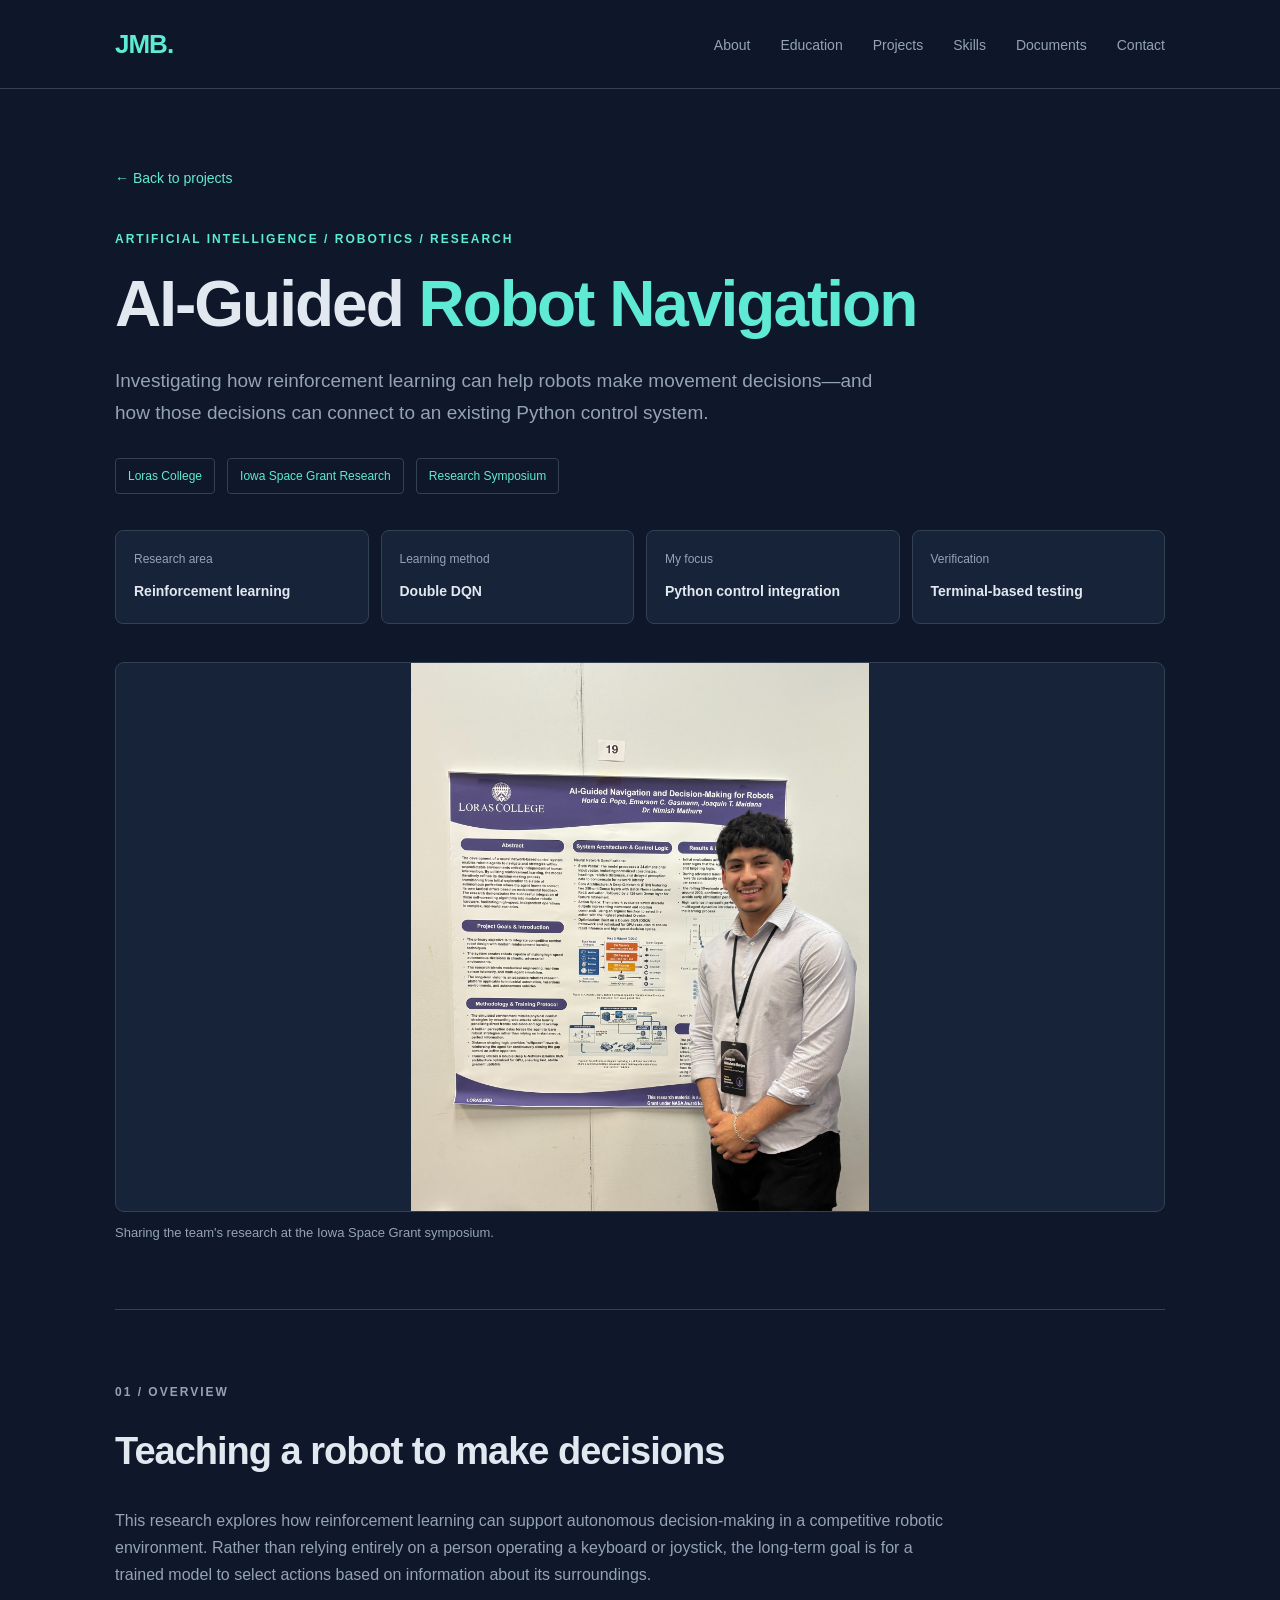
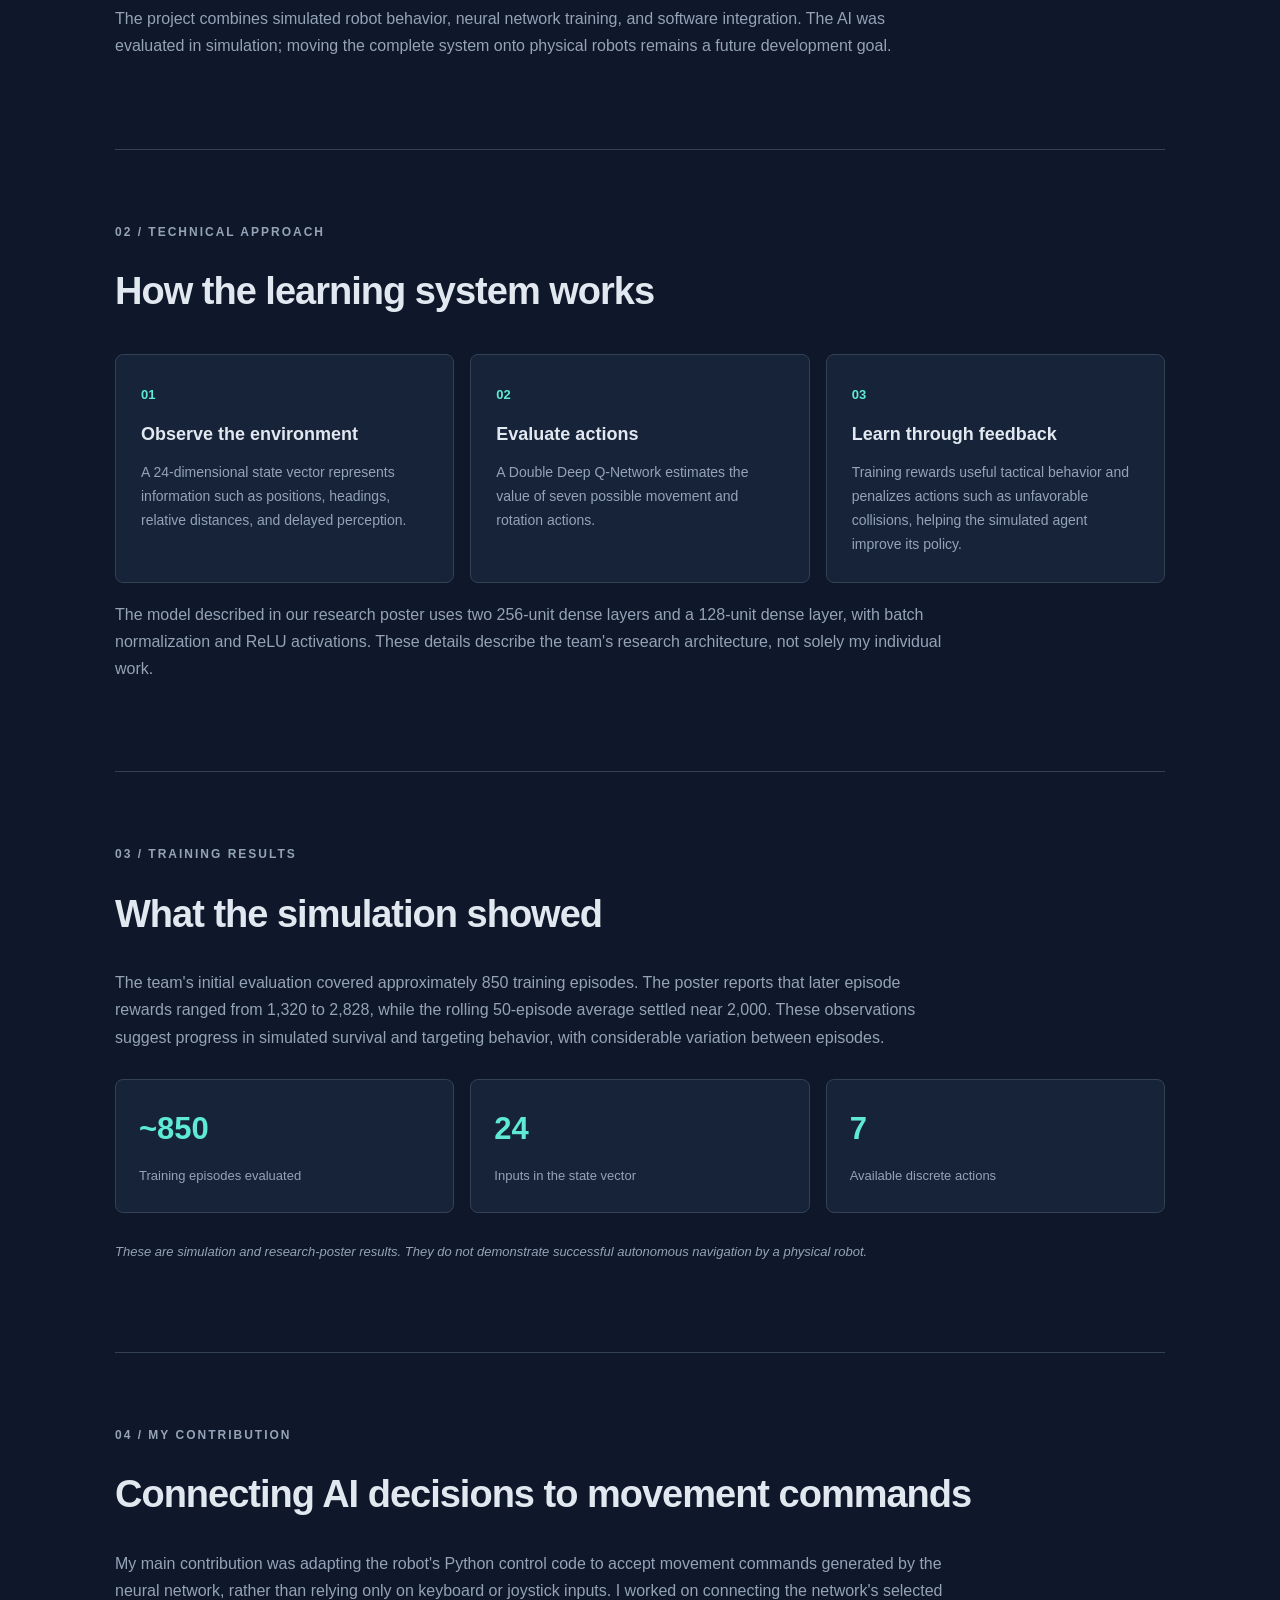
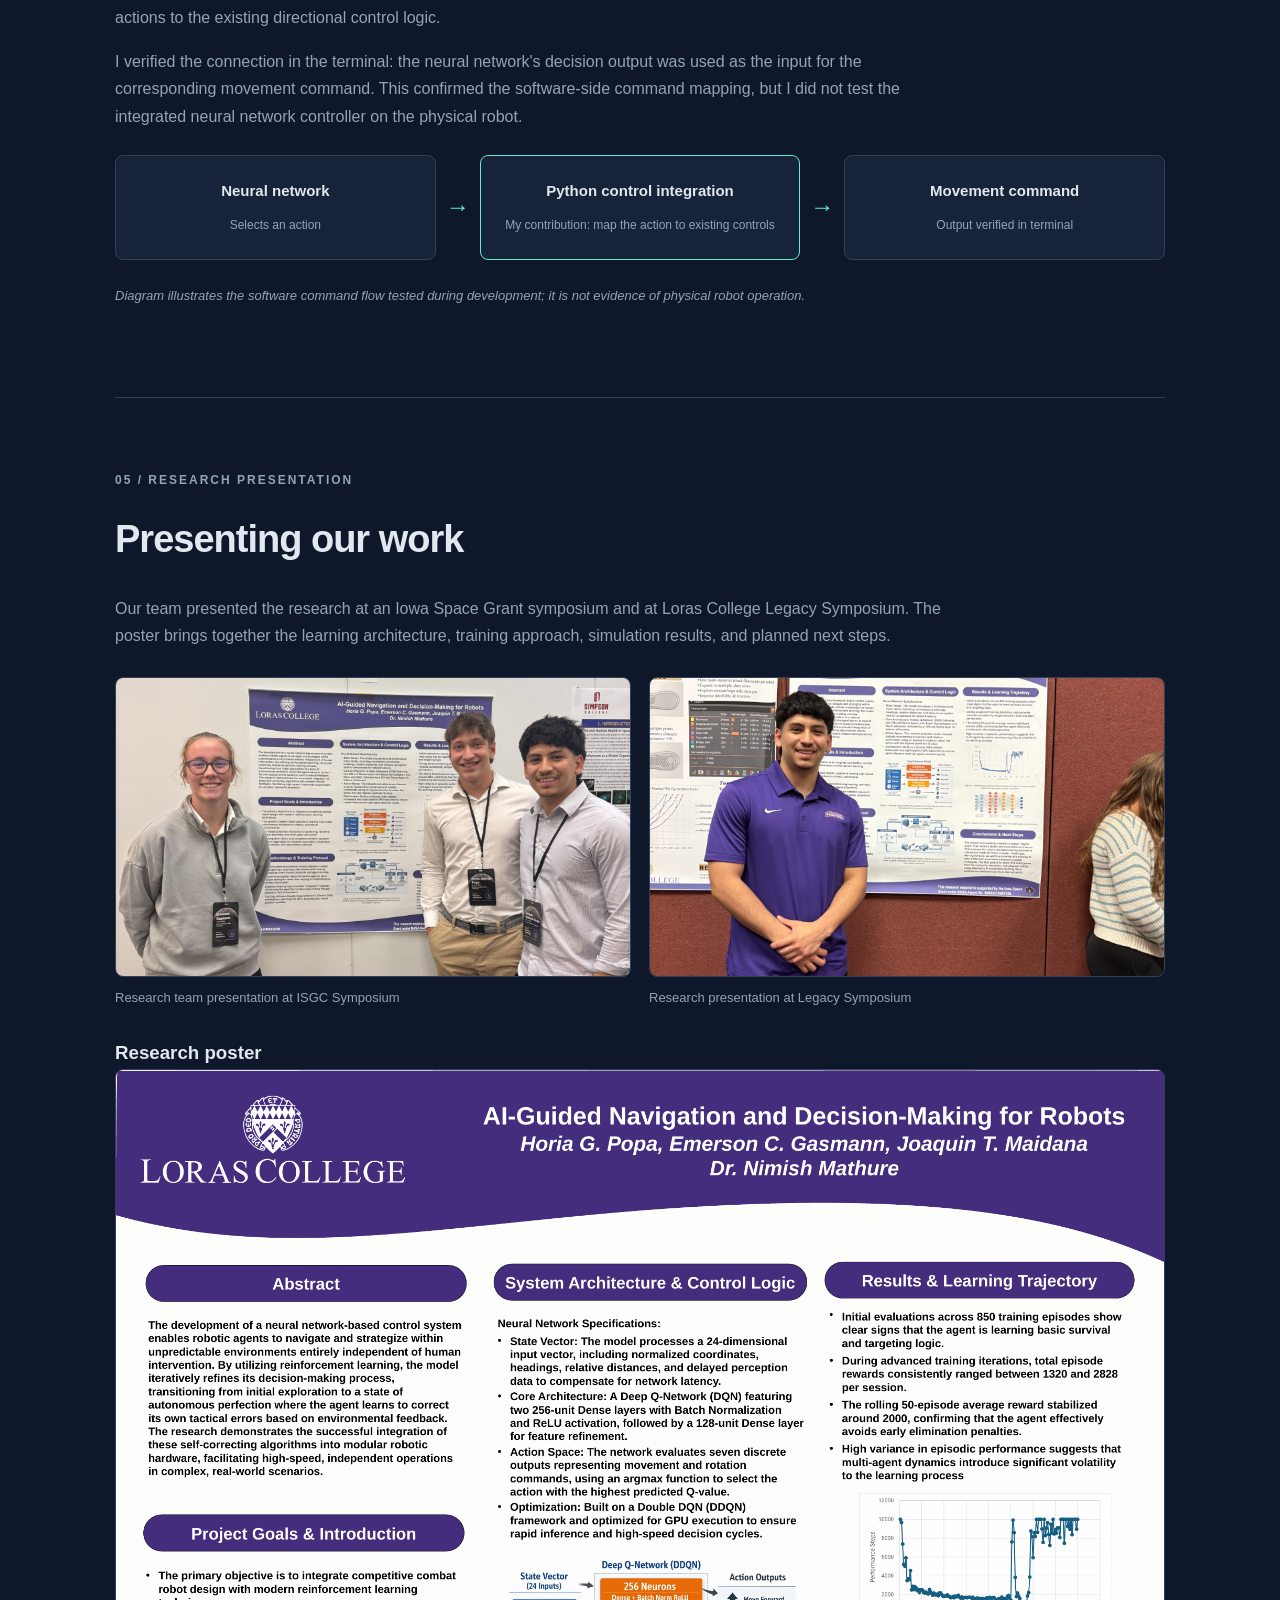
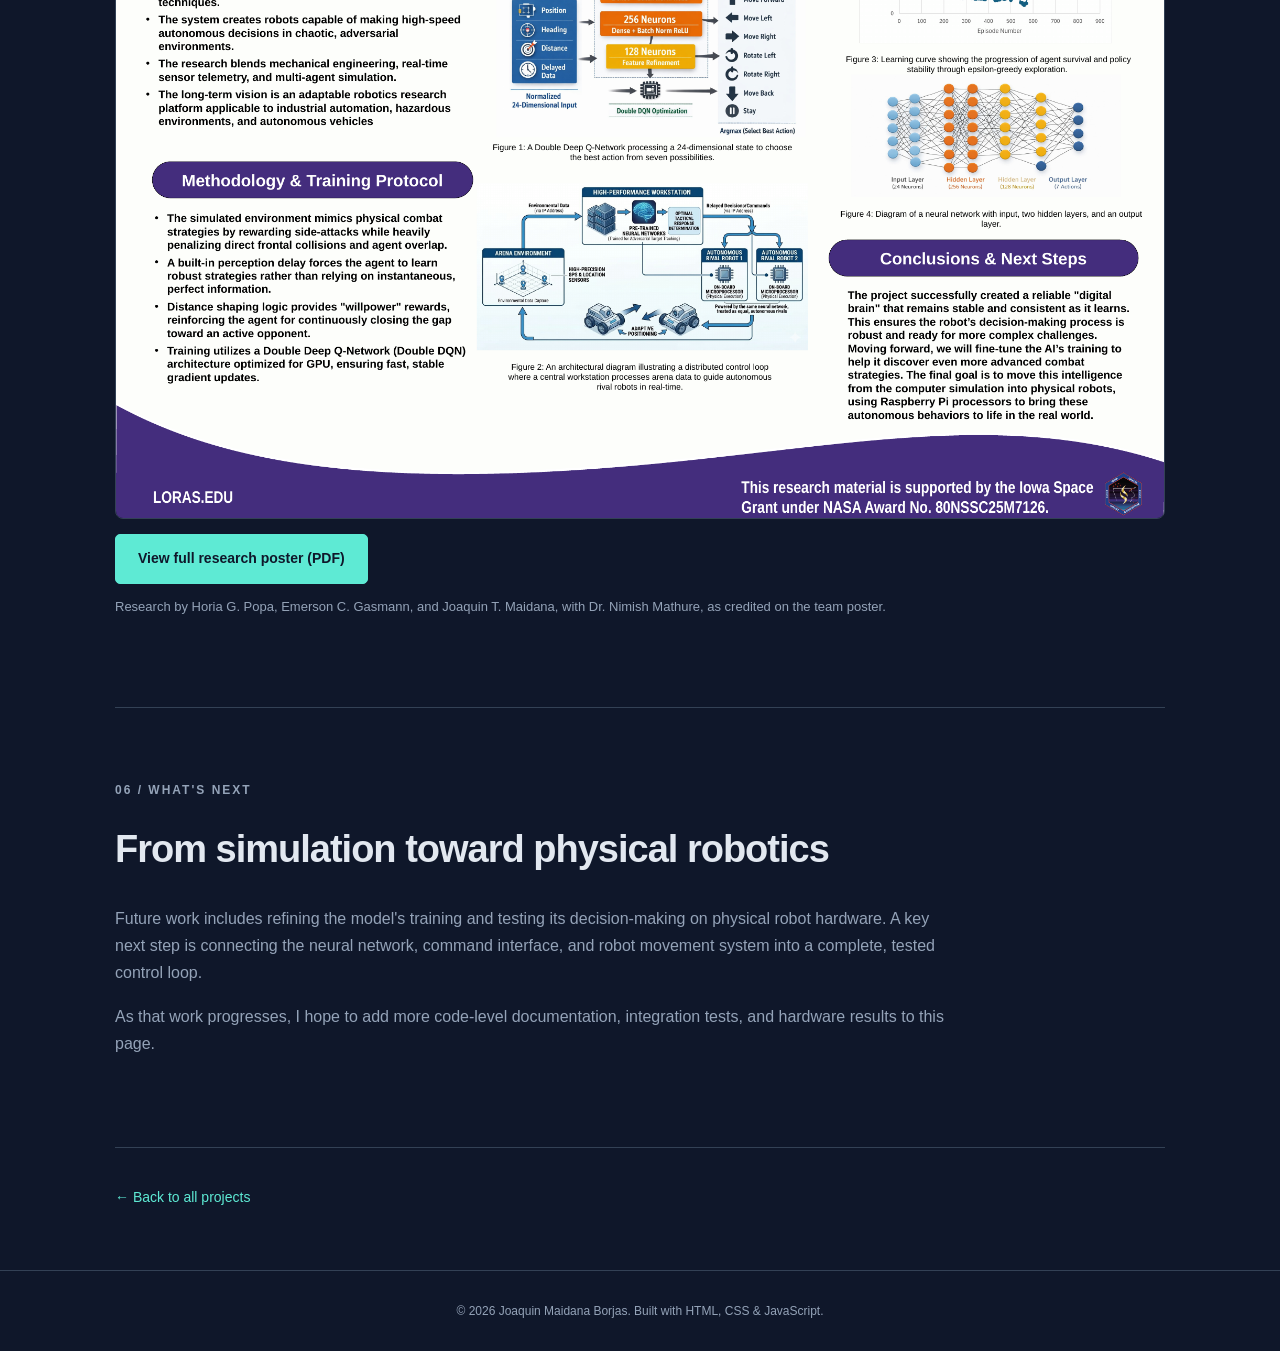
<file: projects/ai-robot-navigation.html>
<!DOCTYPE html>
<html lang="en">
<head>
  <meta charset="UTF-8">
  <meta name="viewport" content="width=device-width, initial-scale=1.0">
  <meta name="description" content="AI-Guided Navigation and Decision-Making for Robots: reinforcement learning research, robot control integration, and Iowa Space Grant symposium presentation.">
  <title>AI-Guided Robot Navigation | Joaquin Maidana Borjas</title>
  <link rel="stylesheet" href="../css/style.css">
  <link rel="stylesheet" href="../css/project-detail.css">
  <style>
    .research-snapshot{display:grid;grid-template-columns:repeat(4,minmax(0,1fr));gap:12px;margin:25px 0 38px}
    .research-snapshot div{background:var(--surface);border:1px solid var(--border);padding:18px;border-radius:8px}
    .research-snapshot small{display:block;color:var(--muted);font-size:12px;margin-bottom:8px}
    .research-snapshot strong{font-size:14px;line-height:1.4}
    .research-flow{display:flex;align-items:stretch;gap:10px;margin:25px 0;flex-wrap:wrap}
    .research-flow .node{flex:1 1 170px;min-width:0;background:var(--surface);border:1px solid var(--border);border-radius:8px;padding:22px 14px;text-align:center}
    .research-flow .node.focus{border-color:var(--accent)}
    .research-flow .node strong{display:block;font-size:15px;margin-bottom:7px}
    .research-flow .node small{color:var(--muted);font-size:12px}
    .research-flow .arrow{align-self:center;color:var(--accent);font-size:24px}
    .research-poster{display:block;width:100%;border:1px solid var(--border);border-radius:8px;background:var(--surface)}
    .research-stats{display:grid;grid-template-columns:repeat(3,minmax(0,1fr));gap:16px;margin:28px 0}
    .research-stat{border:1px solid var(--border);background:var(--surface);border-radius:8px;padding:23px}
    .research-stat strong{display:block;color:var(--accent);font-size:31px;margin-bottom:6px}
    .research-stat span{font-size:13px;color:var(--muted)}
    .detail-gallery img{object-fit:cover}
    .research-poster-link{display:inline-block;margin-top:18px}
    @media(max-width:750px){.research-snapshot{grid-template-columns:repeat(2,minmax(0,1fr))}.research-stats{grid-template-columns:1fr}.research-flow{flex-direction:column}.research-flow .node{flex:auto}.research-flow .arrow{transform:rotate(90deg)}}
  </style>
</head>
<body>
  <header><nav class="navbar" aria-label="Main navigation">
    <a href="../index.html" class="logo">JMB.</a>
    <ul class="nav-links">
      <li><a href="../index.html#about">About</a></li>
      <li><a href="../index.html#education">Education</a></li>
      <li><a href="../index.html#projects">Projects</a></li>
      <li><a href="../index.html#skills">Skills</a></li>
      <li><a href="../index.html#documents">Documents</a></li>
      <li><a href="../index.html#contact">Contact</a></li>
    </ul>
  </nav></header>
  <main class="detail-main">
    <section class="detail-hero">
      <a class="back-link" href="../index.html#projects">← Back to projects</a>
      <p class="section-label">ARTIFICIAL INTELLIGENCE / ROBOTICS / RESEARCH</p>
      <h1>AI-Guided <span>Robot Navigation</span></h1>
      <p class="detail-lead">Investigating how reinforcement learning can help robots make movement decisions—and how those decisions can connect to an existing Python control system.</p>
      <div class="detail-meta"><span>Loras College</span><span>Iowa Space Grant Research</span><span>Research Symposium</span></div>
      <div class="research-snapshot">
        <div><small>Research area</small><strong>Reinforcement learning</strong></div>
        <div><small>Learning method</small><strong>Double DQN</strong></div>
        <div><small>My focus</small><strong>Python control integration</strong></div>
        <div><small>Verification</small><strong>Terminal-based testing</strong></div>
      </div>
      <figure class="detail-cover"><img src="../images/robot-navigation/symposium-presentation.jpeg" alt="Presenting AI-guided robot navigation research at a symposium" loading="eager"><figcaption>Sharing the team's research at the Iowa Space Grant symposium.</figcaption></figure>
    </section>

    <section class="detail-section" id="overview">
      <p class="section-label">01 / OVERVIEW</p><h2>Teaching a robot to make decisions</h2>
      <p>This research explores how reinforcement learning can support autonomous decision-making in a competitive robotic environment. Rather than relying entirely on a person operating a keyboard or joystick, the long-term goal is for a trained model to select actions based on information about its surroundings.</p>
      <p>The project combines simulated robot behavior, neural network training, and software integration. The AI was evaluated in simulation; moving the complete system onto physical robots remains a future development goal.</p>
    </section>

    <section class="detail-section" id="method">
      <p class="section-label">02 / TECHNICAL APPROACH</p><h2>How the learning system works</h2>
      <div class="detail-feature-grid">
        <article class="detail-feature"><span class="detail-step">01</span><h3>Observe the environment</h3><p>A 24-dimensional state vector represents information such as positions, headings, relative distances, and delayed perception.</p></article>
        <article class="detail-feature"><span class="detail-step">02</span><h3>Evaluate actions</h3><p>A Double Deep Q-Network estimates the value of seven possible movement and rotation actions.</p></article>
        <article class="detail-feature"><span class="detail-step">03</span><h3>Learn through feedback</h3><p>Training rewards useful tactical behavior and penalizes actions such as unfavorable collisions, helping the simulated agent improve its policy.</p></article>
      </div>
      <p>The model described in our research poster uses two 256-unit dense layers and a 128-unit dense layer, with batch normalization and ReLU activations. These details describe the team's research architecture, not solely my individual work.</p>
    </section>

    <section class="detail-section" id="results">
      <p class="section-label">03 / TRAINING RESULTS</p><h2>What the simulation showed</h2>
      <p>The team's initial evaluation covered approximately 850 training episodes. The poster reports that later episode rewards ranged from 1,320 to 2,828, while the rolling 50-episode average settled near 2,000. These observations suggest progress in simulated survival and targeting behavior, with considerable variation between episodes.</p>
      <div class="research-stats">
        <div class="research-stat"><strong>~850</strong><span>Training episodes evaluated</span></div>
        <div class="research-stat"><strong>24</strong><span>Inputs in the state vector</span></div>
        <div class="research-stat"><strong>7</strong><span>Available discrete actions</span></div>
      </div>
      <p class="detail-note">These are simulation and research-poster results. They do not demonstrate successful autonomous navigation by a physical robot.</p>
    </section>

    <section class="detail-section" id="contribution">
      <p class="section-label">04 / MY CONTRIBUTION</p><h2>Connecting AI decisions to movement commands</h2>
      <p>My main contribution was adapting the robot's Python control code to accept movement commands generated by the neural network, rather than relying only on keyboard or joystick inputs. I worked on connecting the network's selected actions to the existing directional control logic.</p>
      <p>I verified the connection in the terminal: the neural network's decision output was used as the input for the corresponding movement command. This confirmed the software-side command mapping, but I did not test the integrated neural network controller on the physical robot.</p>
      <div class="research-flow" role="img" aria-label="Neural network selects an action, Python control integration maps it to a movement command, and the command is verified in the terminal">
        <div class="node"><strong>Neural network</strong><small>Selects an action</small></div>
        <div class="arrow" aria-hidden="true">→</div>
        <div class="node focus"><strong>Python control integration</strong><small>My contribution: map the action to existing controls</small></div>
        <div class="arrow" aria-hidden="true">→</div>
        <div class="node"><strong>Movement command</strong><small>Output verified in terminal</small></div>
      </div>
      <p class="detail-note">Diagram illustrates the software command flow tested during development; it is not evidence of physical robot operation.</p>
    </section>

    <section class="detail-section" id="symposium">
      <p class="section-label">05 / RESEARCH PRESENTATION</p><h2>Presenting our work</h2>
      <p>Our team presented the research at an Iowa Space Grant symposium and at Loras College Legacy Symposium. The poster brings together the learning architecture, training approach, simulation results, and planned next steps.</p>
      <div class="detail-gallery">
        <figure><img src="../images/robot-navigation/symposium-team.jpeg" alt="Research team at the symposium" loading="lazy"><figcaption>Research team presentation at ISGC Symposium</figcaption></figure>
        <figure><img src="../images/robot-navigation/research-event.jpeg" alt="Research presentation event" loading="lazy"><figcaption>Research presentation at Legacy Symposium</figcaption></figure>
      </div>
      <h3>Research poster</h3>
      <a href="../documents/ai-guided-navigation-poster.pdf" target="_blank" rel="noopener noreferrer" aria-label="Open full research poster PDF in a new tab"><img class="research-poster" src="../images/robot-navigation/research-poster.png" alt="Research poster with neural network architecture, methodology, and training results" loading="lazy"></a>
      <a class="btn-primary research-poster-link" href="../documents/ai-guided-navigation-poster.pdf" target="_blank" rel="noopener noreferrer">View full research poster (PDF)</a>
      <p class="detail-caption">Research by Horia G. Popa, Emerson C. Gasmann, and Joaquin T. Maidana, with Dr. Nimish Mathure, as credited on the team poster.</p>
    </section>

    <section class="detail-section" id="future">
      <p class="section-label">06 / WHAT'S NEXT</p><h2>From simulation toward physical robotics</h2>
      <p>Future work includes refining the model's training and testing its decision-making on physical robot hardware. A key next step is connecting the neural network, command interface, and robot movement system into a complete, tested control loop.</p>
      <p>As that work progresses, I hope to add more code-level documentation, integration tests, and hardware results to this page.</p>
    </section>
    <div class="detail-end"><a class="back-link" href="../index.html#projects">← Back to all projects</a></div>
  </main>
  <footer><p>© 2026 Joaquin Maidana Borjas. Built with HTML, CSS &amp; JavaScript.</p></footer>
</body>
</html>
</file>
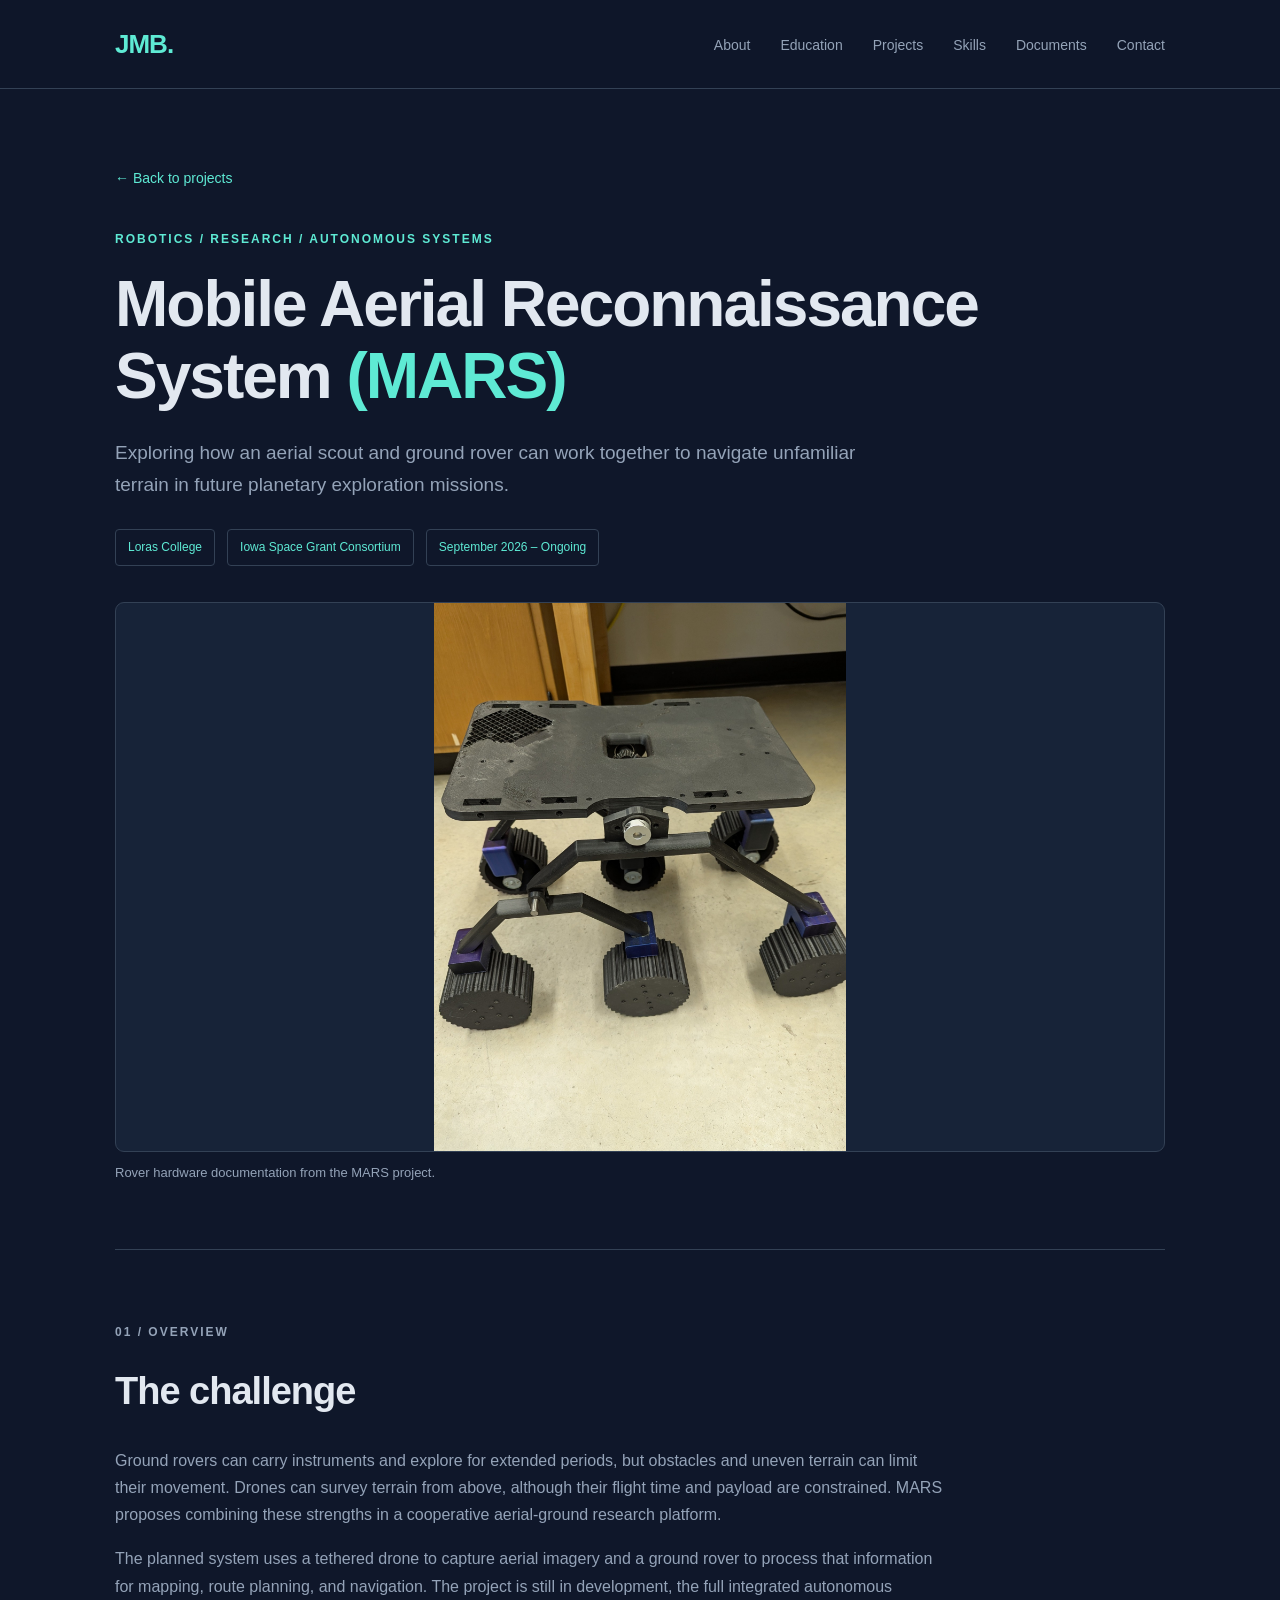
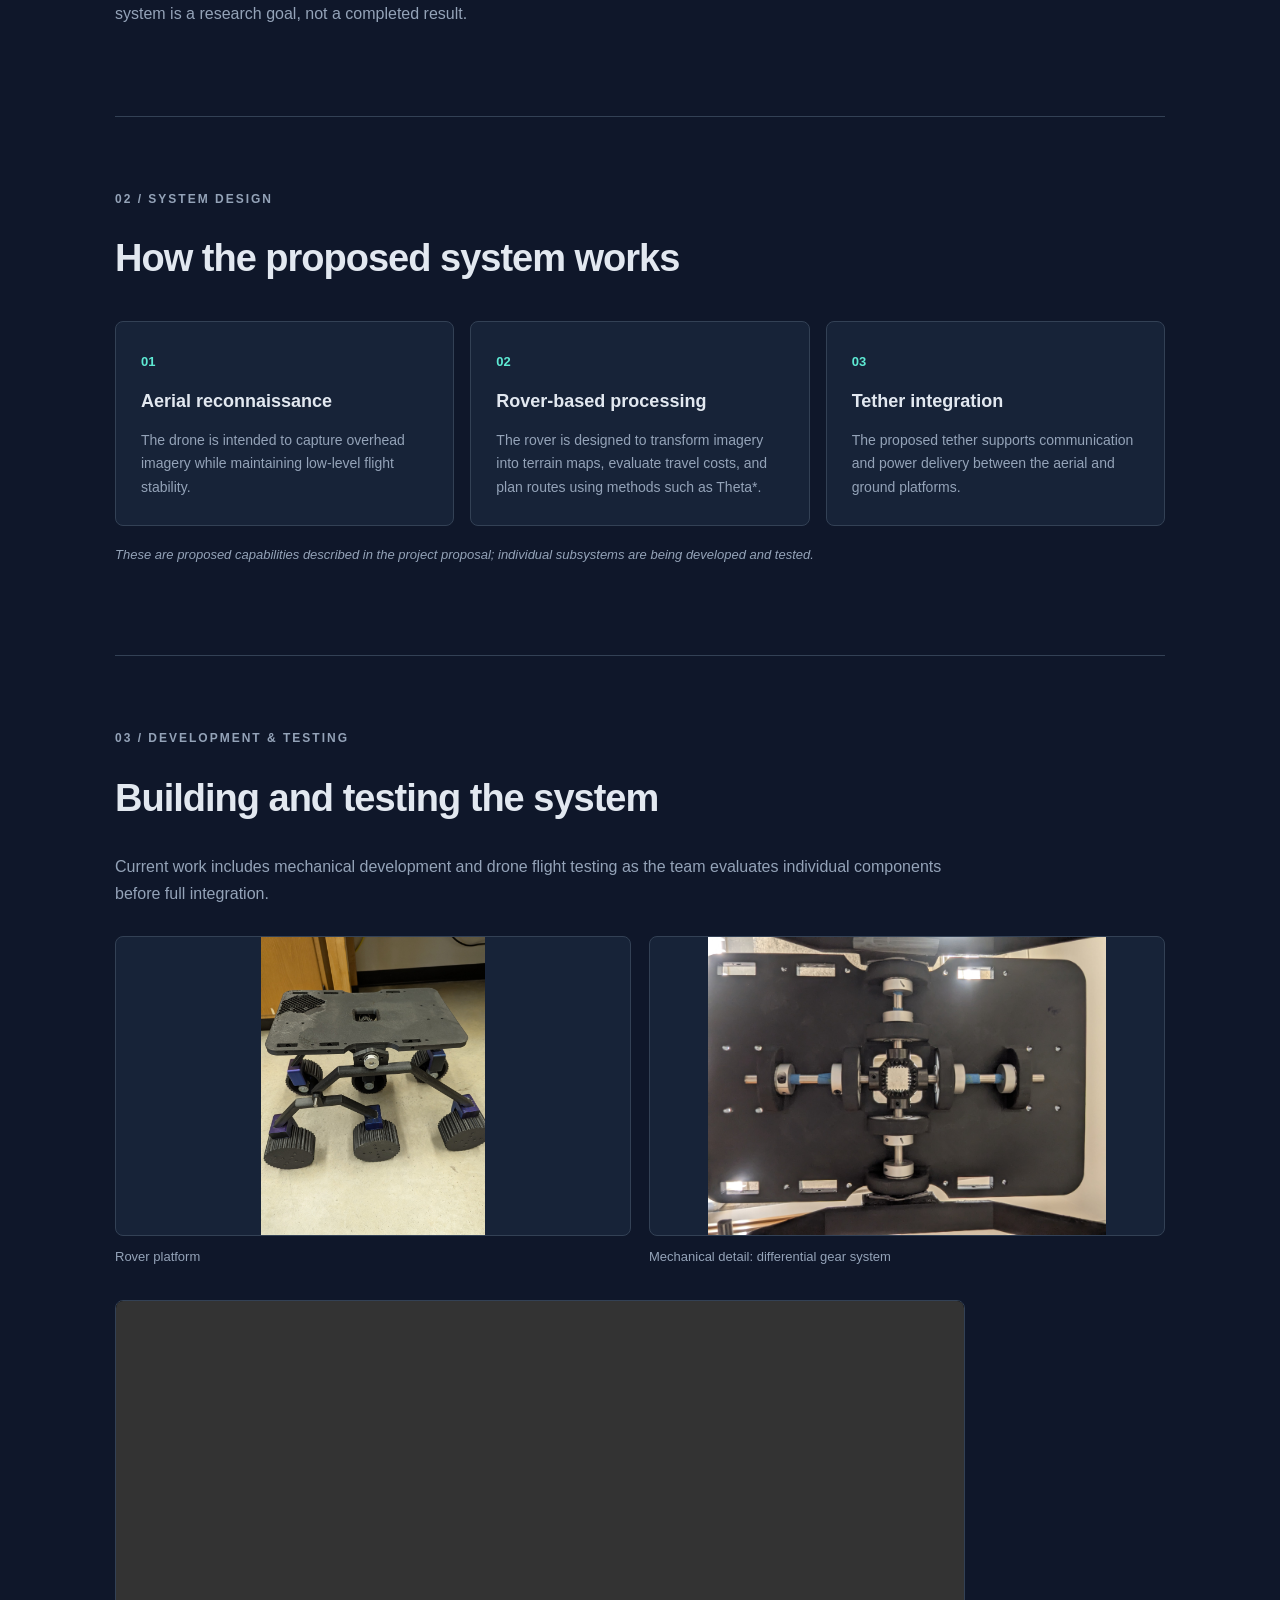
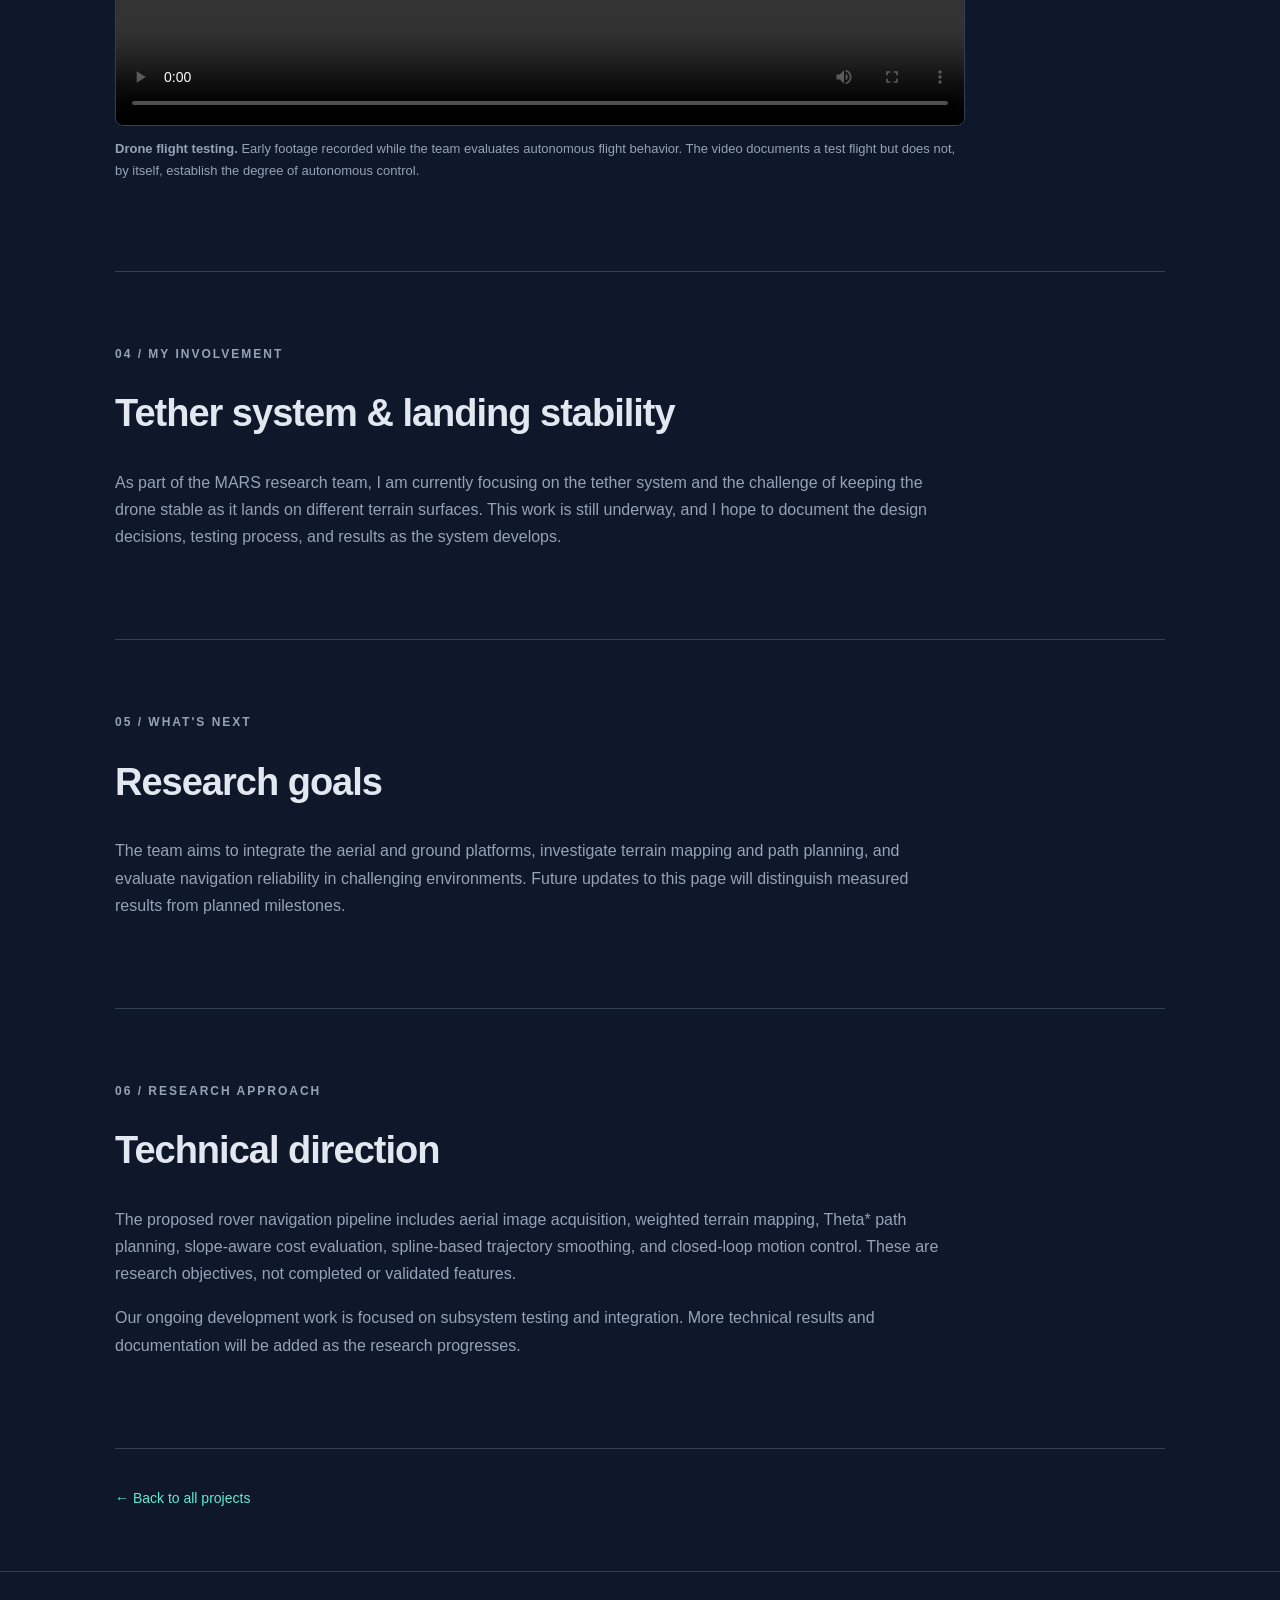
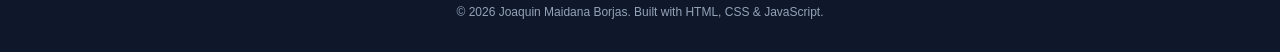
<file: projects/mars.html>
<!DOCTYPE html>
<html lang="en">
<head>
  <meta charset="UTF-8">
  <meta name="viewport" content="width=device-width, initial-scale=1.0">
  <meta name="description" content="MARS, a student engineering research project exploring a cooperative drone-rover system for planetary exploration.">
  <title>MARS | Joaquin Maidana Borjas</title>
  <link rel="stylesheet" href="../css/style.css">
  <link rel="stylesheet" href="../css/project-detail.css">
</head>
<body>
  <header><nav class="navbar" aria-label="Main navigation">
    <a href="../index.html" class="logo">JMB.</a>
    <ul class="nav-links">
      <li><a href="../index.html#about">About</a></li>
      <li><a href="../index.html#education">Education</a></li>
      <li><a href="../index.html#projects">Projects</a></li>
      <li><a href="../index.html#skills">Skills</a></li>
      <li><a href="../index.html#documents">Documents</a></li>
      <li><a href="../index.html#contact">Contact</a></li>
    </ul>
  </nav></header>
  <main class="detail-main">
    <section class="detail-hero">
      <a class="back-link" href="../index.html#projects">← Back to projects</a>
      <p class="section-label">ROBOTICS / RESEARCH / AUTONOMOUS SYSTEMS</p>
      <h1>Mobile Aerial Reconnaissance System <span>(MARS)</span></h1>
      <p class="detail-lead">Exploring how an aerial scout and ground rover can work together to navigate unfamiliar terrain in future planetary exploration missions.</p>
      <div class="detail-meta"><span>Loras College</span><span>Iowa Space Grant Consortium</span><span> September 2026 – Ongoing</span></div>
      <figure class="detail-cover"><img src="../images/mars/rover.jpg" alt="Rocker-bogie lunar rover prototype" loading="eager"><figcaption>Rover hardware documentation from the MARS project.</figcaption></figure>
    </section>

    <section class="detail-section" id="overview">
      <p class="section-label">01 / OVERVIEW</p><h2>The challenge</h2>
      <p>Ground rovers can carry instruments and explore for extended periods, but obstacles and uneven terrain can limit their movement. Drones can survey terrain from above, although their flight time and payload are constrained. MARS proposes combining these strengths in a cooperative aerial-ground research platform.</p>
      <p>The planned system uses a tethered drone to capture aerial imagery and a ground rover to process that information for mapping, route planning, and navigation. The project is still in development, the full integrated autonomous system is a research goal, not a completed result.</p>
    </section>

    <section class="detail-section" id="architecture">
      <p class="section-label">02 / SYSTEM DESIGN</p><h2>How the proposed system works</h2>
      <div class="detail-feature-grid">
        <article class="detail-feature"><span class="detail-step">01</span><h3>Aerial reconnaissance</h3><p>The drone is intended to capture overhead imagery while maintaining low-level flight stability.</p></article>
        <article class="detail-feature"><span class="detail-step">02</span><h3>Rover-based processing</h3><p>The rover is designed to transform imagery into terrain maps, evaluate travel costs, and plan routes using methods such as Theta*.</p></article>
        <article class="detail-feature"><span class="detail-step">03</span><h3>Tether integration</h3><p>The proposed tether supports communication and power delivery between the aerial and ground platforms.</p></article>
      </div>
      <p class="detail-note">These are proposed capabilities described in the project proposal; individual subsystems are being developed and tested.</p>
    </section>

    <section class="detail-section" id="testing">
      <p class="section-label">03 / DEVELOPMENT & TESTING</p><h2>Building and testing the system</h2>
      <p>Current work includes mechanical development and drone flight testing as the team evaluates individual components before full integration.</p>
      <div class="detail-gallery">
        <figure><img src="../images/mars/rover.jpg" alt="Full view of the rover platform" loading="lazy"><figcaption>Rover platform</figcaption></figure>
        <figure><img src="../images/mars/differential-gear.jpg" alt="Close-up of a differential gear mechanism" loading="lazy"><figcaption>Mechanical detail: differential gear system</figcaption></figure>
      </div>
      <div class="detail-video-wrap"><video controls playsinline preload="metadata" aria-label="MARS drone flight testing video"><source src="../videos/mars-drone-testing.mp4" type="video/mp4">Your browser does not support HTML video.</video></div>
      <p class="detail-caption"><strong>Drone flight testing.</strong> Early footage recorded while the team evaluates autonomous flight behavior. The video documents a test flight but does not, by itself, establish the degree of autonomous control.</p>
    </section>

    <section class="detail-section" id="involvement">
      <p class="section-label">04 / MY INVOLVEMENT</p><h2>Tether system & landing stability</h2>
      <p>As part of the MARS research team, I am currently focusing on the tether system and the challenge of keeping the drone stable as it lands on different terrain surfaces. This work is still underway, and I hope to document the design decisions, testing process, and results as the system develops.</p>
    </section>

    <section class="detail-section" id="next">
      <p class="section-label">05 / WHAT'S NEXT</p><h2>Research goals</h2>
      <p>The team aims to integrate the aerial and ground platforms, investigate terrain mapping and path planning, and evaluate navigation reliability in challenging environments. Future updates to this page will distinguish measured results from planned milestones.</p>
    </section>

    <section class="detail-section" id="docs">
      <p class="section-label">06 / RESEARCH APPROACH</p><h2>Technical direction</h2>
      <p>The proposed rover navigation pipeline includes aerial image acquisition, weighted terrain mapping, Theta* path planning, slope-aware cost evaluation, spline-based trajectory smoothing, and closed-loop motion control. These are research objectives, not completed or validated features.</p>
      <p>Our ongoing development work is focused on subsystem testing and integration. More technical results and documentation will be added as the research progresses.</p>
    </section>
    <div class="detail-end"><a class="back-link" href="../index.html#projects">← Back to all projects</a></div>
  </main>
  <footer><p>© 2026 Joaquin Maidana Borjas. Built with HTML, CSS & JavaScript.</p></footer>
</body>
</html>
</file>
<file: css/style.css>
/* ========================================
   GENERAL SETTINGS
======================================== */

* {
    margin: 0;
    padding: 0;
    box-sizing: border-box;
    scroll-behavior: smooth;
}

:root {
    --bg: #0f172a;
    --surface: #172338;
    --surface-hover: #1e2d45;
    --text: #e2e8f0;
    --muted: #94a3b8;
    --accent: #5eead4;
    --border: #334155;
}

body {
    font-family: "Inter", "Segoe UI", Arial, sans-serif;
    background: var(--bg);
    color: var(--text);
    line-height: 1.7;
}

/* ========================================
   NAVIGATION
======================================== */

header {
    background: rgba(15, 23, 42, 0.88);
    border-bottom: 1px solid var(--border);
    position: sticky;
    top: 0;
    z-index: 100;
    backdrop-filter: blur(12px);
}

.navbar {
    max-width: 1100px;
    margin: auto;
    padding: 22px 25px;

    display: flex;
    justify-content: space-between;
    align-items: center;
}

.logo {
    font-size: 26px;
    font-weight: bold;
    color: var(--accent);
    text-decoration: none;
    letter-spacing: -1px;
}

.nav-links {
    display: flex;
    gap: 30px;
    list-style: none;
}

.nav-links a {
    text-decoration: none;
    color: var(--muted);
    font-size: 14px;
    transition: color 0.25s ease;
}

.nav-links a:hover {
    color: var(--accent);
}

/* ========================================
   HERO SECTION
======================================== */

.hero {
    max-width: 1100px;
    margin: auto;
    padding: 130px 25px 120px;
    animation: fadeIn 0.8s ease;
}

.hero-profile-picture {
    width: 145px;
    height: 145px;
    object-fit: cover;
    object-position: center 30%;
    border-radius: 50%;
    border: 3px solid var(--accent);
    margin-bottom: 30px;
    display: block;
    box-shadow: 0 0 25px rgba(94, 234, 212, 0.12);
    transition: transform 0.3s ease, box-shadow 0.3s ease;
}

.hero-profile-picture:hover {
    transform: scale(1.04);
    box-shadow: 0 0 30px rgba(94, 234, 212, 0.22);
}

.eyebrow,
.section-label {
    color: var(--accent);
    font-size: 12px;
    font-weight: bold;
    letter-spacing: 2px;
    text-transform: uppercase;
}

.hero h1 {
    font-size: clamp(42px, 7vw, 72px);
    line-height: 1.12;
    margin: 25px 0;
    letter-spacing: -2px;
}

.hero-description {
    max-width: 650px;
    color: var(--muted);
    font-size: 18px;
    margin-bottom: 30px;
}

/* ========================================
   BUTTONS
======================================== */

.hero-buttons {
    display: flex;
    gap: 15px;
    flex-wrap: wrap;
}

.btn-primary,
.btn-secondary {
    display: inline-block;
    padding: 12px 22px;
    border-radius: 5px;
    text-decoration: none;
    font-size: 14px;
    font-weight: bold;
    transition: all 0.25s ease;
}

.btn-primary {
    background: var(--accent);
    color: #0f172a;
    border: 1px solid var(--accent);
}

.btn-primary:hover {
    background: transparent;
    color: var(--accent);
    transform: translateY(-3px);
    box-shadow: 0 0 18px rgba(94, 234, 212, 0.12);
}

.btn-secondary {
    border: 1px solid var(--border);
    color: var(--text);
}

.btn-secondary:hover {
    border-color: var(--accent);
    color: var(--accent);
    transform: translateY(-3px);
}

/* ========================================
   GENERAL SECTIONS
======================================== */

.section {
    max-width: 1100px;
    margin: auto;
    padding: 90px 25px;
    border-top: 1px solid var(--border);
}

.section h2 {
    font-size: 36px;
    margin: 12px 0 25px;
    letter-spacing: -1px;
}

.section > p:not(.section-label) {
    max-width: 750px;
    color: var(--muted);
}

/* ========================================
   PROJECTS
======================================== */

.project-grid {
    display: grid;
    grid-template-columns: repeat(2, 1fr);
    gap: 20px;
    margin-top: 35px;
}

.project-card {
    background: var(--surface);
    border: 1px solid var(--border);
    border-radius: 8px;
    padding: 30px;
    transition: all 0.3s ease;
}

.project-card:hover {
    transform: translateY(-6px);
    border-color: var(--accent);
    background: var(--surface-hover);
    box-shadow: 0 10px 30px rgba(0, 0, 0, 0.18);
}

.project-number {
    color: var(--accent);
    font-size: 13px;
    font-weight: bold;
}

.project-card h3 {
    margin: 15px 0;
    font-size: 21px;
    transition: color 0.25s ease;
}

.project-card:hover h3 {
    color: var(--accent);
}

.project-card p {
    color: var(--muted);
    font-size: 14px;
    margin-bottom: 20px;
}

.project-tech {
    color: var(--accent);
    font-size: 12px;
    font-weight: bold;
}

/* ========================================
   SKILLS
======================================== */

.skills-list {
    display: flex;
    flex-wrap: wrap;
    gap: 12px;
    margin-top: 30px;
}

.skills-list span {
    padding: 10px 18px;
    background: var(--surface);
    border: 1px solid var(--border);
    border-radius: 5px;
    color: var(--muted);
    font-size: 14px;
    transition: all 0.25s ease;
}

.skills-list span:hover {
    color: var(--accent);
    border-color: var(--accent);
    transform: translateY(-3px);
}

/* ========================================
   CONTACT
======================================== */

#contact .btn-primary {
    margin-top: 25px;
}

.social-links {
    display: flex;
    gap: 25px;
    margin-top: 25px;
    flex-wrap: wrap;
}

.social-links a {
    color: var(--accent);
    text-decoration: none;
    transition: opacity 0.2s ease;
}

.social-links a:hover {
    opacity: 0.7;
}

/* ========================================
   DOCUMENTS AND PDF PREVIEW
======================================== */

.resume-preview {
    margin-top: 60px;
}

.resume-preview h3 {
    margin-bottom: 15px;
}

.resume-preview iframe {
    margin-top: 20px;
    border: 1px solid var(--border);
    border-radius: 8px;
    background: var(--surface);
}

.resume-preview a {
    color: var(--accent);
    text-decoration: none;
}

.resume-preview a:hover {
    text-decoration: underline;
}

.project-card .btn-primary {
    display: inline-block;
    margin-top: 20px;
    text-decoration: none;
    text-align: center;
}

/* ========================================
   FOOTER
======================================== */

footer {
    border-top: 1px solid var(--border);
    padding: 30px 25px;
    text-align: center;
    color: var(--muted);
    font-size: 12px;
}

/* ========================================
   ANIMATIONS
======================================== */

@keyframes fadeIn {
    from {
        opacity: 0;
        transform: translateY(15px);
    }

    to {
        opacity: 1;
        transform: translateY(0);
    }
}

/* ========================================
   MOBILE RESPONSIVENESS
======================================== */

@media (max-width: 650px) {

    .navbar {
        flex-direction: column;
        gap: 15px;
    }

    .nav-links {
        gap: 15px;
        flex-wrap: wrap;
        justify-content: center;
    }

    .hero {
        padding: 90px 25px;
    }

    .project-grid {
        grid-template-columns: 1fr;
    }

    .section {
        padding: 65px 25px;
    }

    .section h2 {
        font-size: 30px;
    }
}

/* Respect reduced-motion preferences */

@media (prefers-reduced-motion: reduce) {
    *,
    *::before,
    *::after {
        scroll-behavior: auto !important;
        animation-duration: 0.01ms !important;
        transition-duration: 0.01ms !important;
    }
}
</file>
<file: css/project-detail.css>
/* Project-detail styles: loaded after your existing css/style.css */
.detail-main {max-width:1100px;margin:0 auto;padding:0 25px;}
.detail-hero {padding:75px 0 65px;animation:fadeIn .8s ease;}
.back-link {display:inline-block;color:var(--accent);text-decoration:none;font-size:14px;margin-bottom:38px;}
.back-link:hover {text-decoration:underline;}
.detail-hero h1 {font-size:clamp(38px,6vw,64px);line-height:1.12;letter-spacing:-2px;margin:20px 0 24px;max-width:960px;}
.detail-hero h1 span {color:var(--accent);}
.detail-lead {max-width:780px;color:var(--muted);font-size:19px;}
.detail-meta {display:flex;flex-wrap:wrap;gap:12px;margin:28px 0 36px;}
.detail-meta span {font-size:12px;color:var(--accent);border:1px solid var(--border);padding:7px 12px;border-radius:4px;}
.detail-cover img {width:100%;max-height:550px;object-fit:contain;background:var(--surface);border:1px solid var(--border);border-radius:9px;display:block;}
.detail-cover figcaption,.detail-gallery figcaption,.detail-caption {color:var(--muted);font-size:13px;margin-top:10px;}
.detail-section {border-top:1px solid var(--border);padding:72px 0;}
.detail-section h2 {font-size:clamp(28px,4vw,38px);letter-spacing:-1px;margin:12px 0 23px;}
.detail-section p {max-width:830px;color:var(--muted);margin-bottom:17px;}
.detail-feature-grid {display:grid;grid-template-columns:repeat(3,minmax(0,1fr));gap:16px;margin:30px 0 18px;}
.detail-feature {background:var(--surface);border:1px solid var(--border);border-radius:8px;padding:25px;}
.detail-step {font-size:13px;font-weight:bold;color:var(--accent);}
.detail-feature h3 {font-size:18px;margin:12px 0;}
.detail-feature p {font-size:14px;margin:0;}
.detail-section .detail-note {font-size:13px;font-style:italic;}
.detail-gallery {display:grid;grid-template-columns:repeat(2,minmax(0,1fr));gap:18px;margin:28px 0;}
.detail-gallery img {width:100%;height:300px;object-fit:contain;background:var(--surface);border:1px solid var(--border);border-radius:8px;display:block;}
.detail-video-wrap {margin-top:32px;max-width:850px;}
.detail-video-wrap video {width:100%;display:block;border:1px solid var(--border);border-radius:8px;background:#000;}
.detail-section .detail-caption {margin-top:12px;max-width:850px;}
.detail-section .btn-primary {margin-top:15px;}
.detail-end {border-top:1px solid var(--border);padding:35px 0 60px;}
.detail-end .back-link {margin:0;}
@media(max-width:700px){.detail-hero{padding-top:45px}.detail-section{padding:52px 0}.detail-feature-grid,.detail-gallery{grid-template-columns:1fr}.detail-gallery img{height:auto;max-height:380px}.detail-lead{font-size:17px}}
</file>
